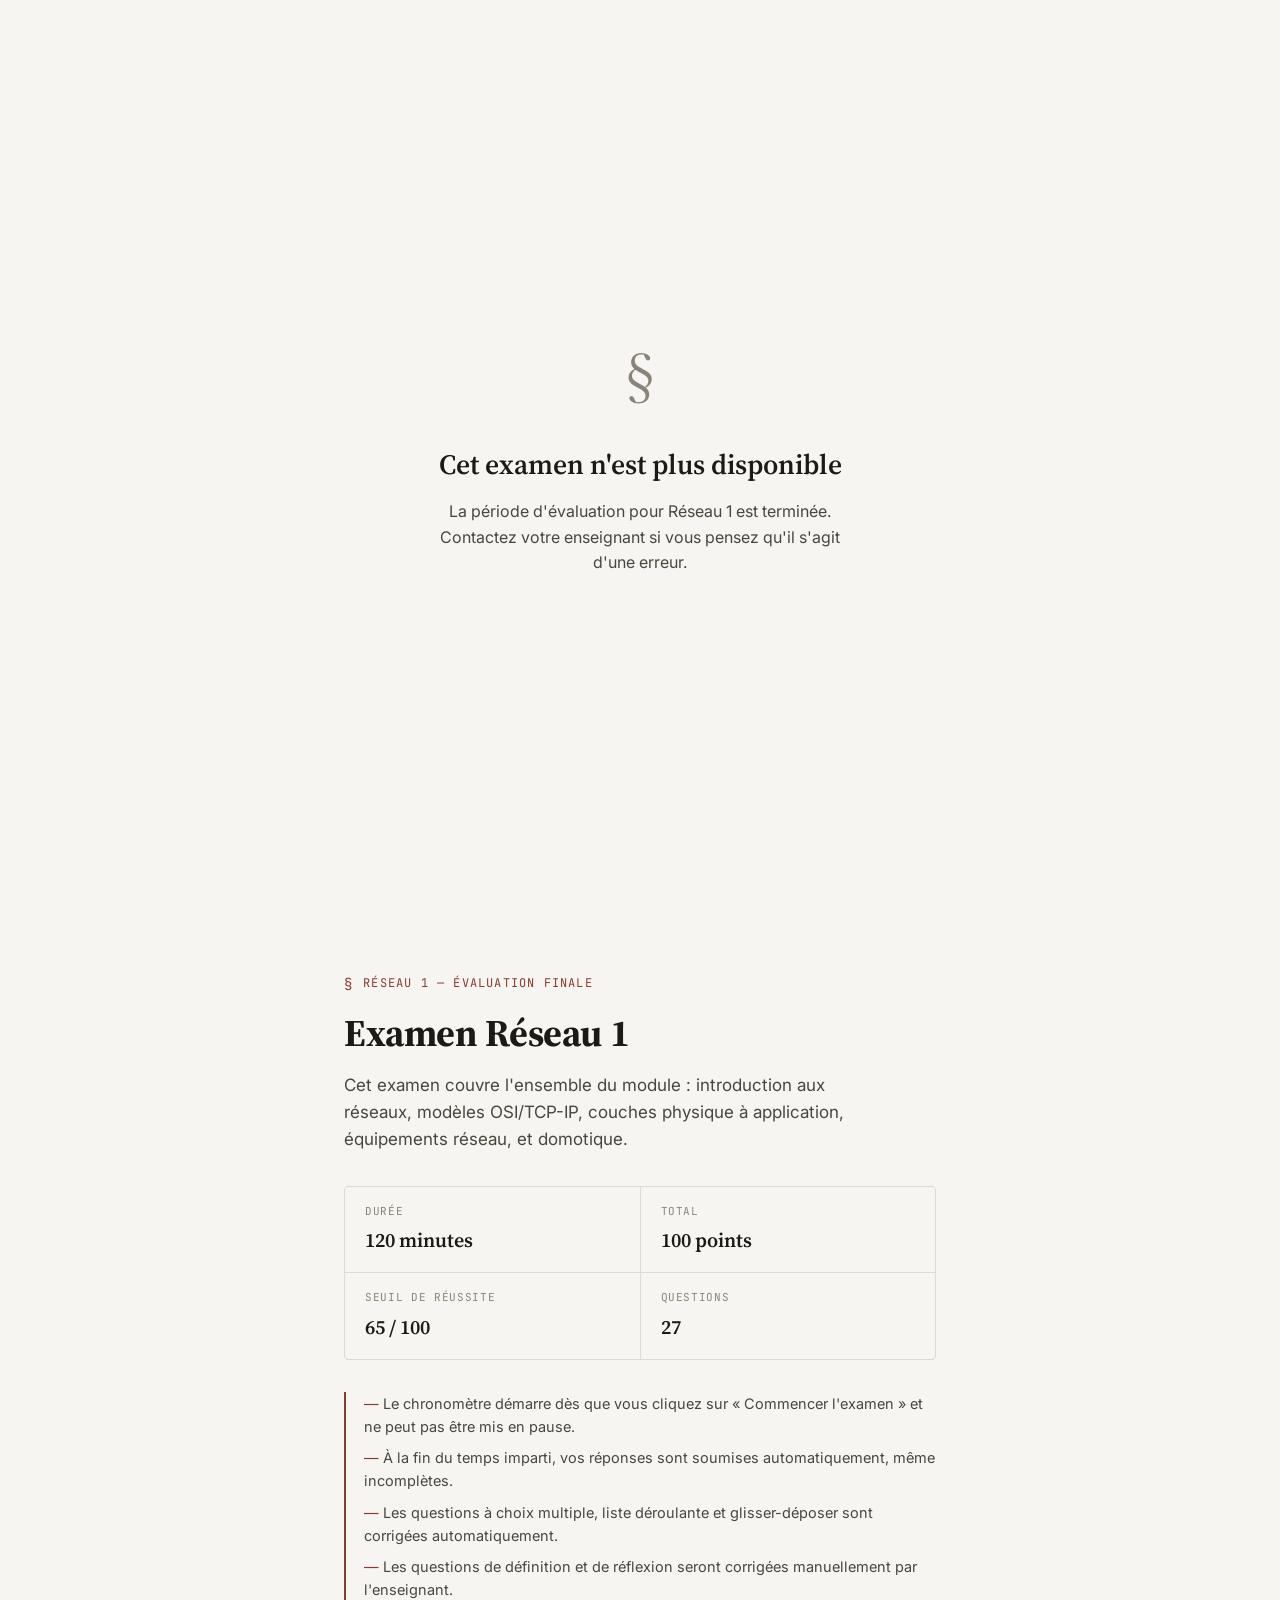
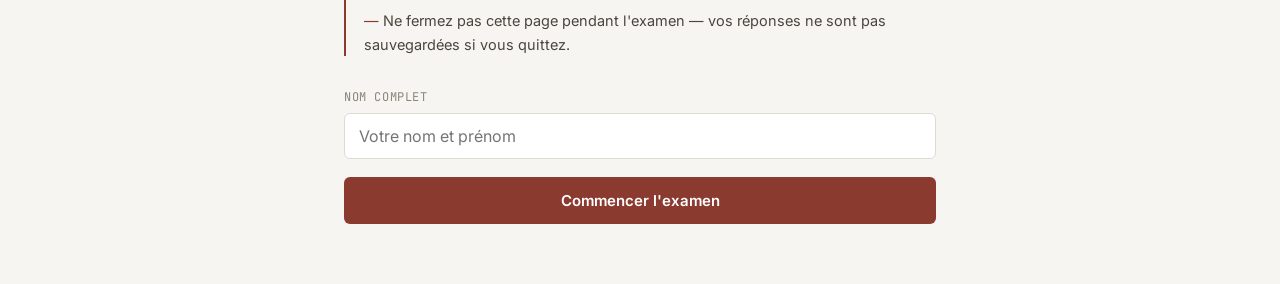
<file: examen_reseau1.html>
<!DOCTYPE html>
<html lang="fr">
<head>
<meta charset="UTF-8">
<meta name="viewport" content="width=device-width, initial-scale=1.0">
<title>Examen — Réseau 1</title>
<style>
  @import url('https://fonts.googleapis.com/css2?family=JetBrains+Mono:wght@400;500;600;700&family=Source+Serif+4:opsz,wght@8..60,400;8..60,600;8..60,700&family=Inter:wght@400;500;600;700&display=swap');

  :root {
    --paper: #F7F5F1;
    --paper-line: #DEDAD1;
    --ink: #1C1A17;
    --ink-soft: #4A463E;
    --ink-faint: #8A8478;
    --accent: #8B3A2F;
    --accent-soft: rgba(139, 58, 47, 0.08);
    --ok: #3C6B47;
    --ok-bg: rgba(60, 107, 71, 0.08);
    --warn: #B5772E;
    --warn-bg: rgba(181, 119, 46, 0.1);
    --serif: 'Source Serif 4', serif;
    --sans: 'Inter', sans-serif;
    --mono: 'JetBrains Mono', monospace;
  }

  * { box-sizing: border-box; margin: 0; padding: 0; }

  html { scroll-behavior: smooth; }

  body {
    background: var(--paper);
    color: var(--ink);
    font-family: var(--sans);
    line-height: 1.6;
    min-height: 100vh;
  }

  /* ===== ÉCRAN : EXPIRÉ ===== */
  #screen-expired {
    display: none;
    min-height: 100vh;
    align-items: center;
    justify-content: center;
    flex-direction: column;
    text-align: center;
    padding: 24px;
  }
  #screen-expired.show { display: flex; }
  #screen-expired .glyph { font-family: var(--serif); font-size: 64px; color: var(--ink-faint); margin-bottom: 16px; }
  #screen-expired h1 { font-family: var(--serif); font-size: 28px; font-weight: 600; margin-bottom: 12px; }
  #screen-expired p { color: var(--ink-soft); max-width: 420px; }

  /* ===== ÉCRAN : INTRO ===== */
  #screen-intro {
    max-width: 640px; margin: 0 auto; padding: 72px 24px 60px;
  }
  .eyebrow {
    font-family: var(--mono); font-size: 12px; letter-spacing: 0.1em; text-transform: uppercase;
    color: var(--accent); margin-bottom: 18px; display: flex; align-items: center; gap: 10px;
  }
  .eyebrow::before { content: '§'; font-size: 14px; }

  #screen-intro h1 {
    font-family: var(--serif); font-size: 38px; font-weight: 700; line-height: 1.15;
    margin-bottom: 16px; letter-spacing: -0.01em;
  }
  #screen-intro .lede { font-size: 17px; color: var(--ink-soft); margin-bottom: 32px; max-width: 520px; }

  .meta-grid {
    display: grid; grid-template-columns: 1fr 1fr; gap: 1px;
    background: var(--paper-line); border: 1px solid var(--paper-line); border-radius: 4px;
    margin-bottom: 32px; overflow: hidden;
  }
  .meta-cell { background: var(--paper); padding: 16px 20px; }
  .meta-cell .label { font-family: var(--mono); font-size: 11px; color: var(--ink-faint); text-transform: uppercase; letter-spacing: 0.06em; margin-bottom: 4px; }
  .meta-cell .value { font-family: var(--serif); font-size: 20px; font-weight: 600; }

  .rules { border-left: 2px solid var(--accent); padding-left: 18px; margin-bottom: 32px; }
  .rules li { color: var(--ink-soft); font-size: 14.5px; margin-bottom: 8px; list-style: none; }
  .rules li::before { content: '— '; color: var(--accent); }

  .field-group { margin-bottom: 18px; }
  .field-group label { display: block; font-family: var(--mono); font-size: 12px; color: var(--ink-faint); text-transform: uppercase; letter-spacing: 0.05em; margin-bottom: 6px; }
  .field-group input {
    width: 100%; font-family: var(--sans); font-size: 16px; padding: 12px 14px;
    border: 1px solid var(--paper-line); border-radius: 6px; background: white; color: var(--ink);
  }
  .field-group input:focus { outline: none; border-color: var(--accent); }

  .start-btn {
    font-family: var(--sans); font-weight: 600; font-size: 15px;
    background: var(--accent); color: white; border: none;
    padding: 14px 32px; border-radius: 6px; cursor: pointer; width: 100%;
    transition: opacity 0.15s;
  }
  .start-btn:hover { opacity: 0.92; }
  .start-btn:disabled { opacity: 0.4; cursor: not-allowed; }

  /* ===== ÉCRAN : EXAMEN ===== */
  #screen-exam { display: none; }
  #screen-exam.show { display: block; }

  #exam-header {
    position: sticky; top: 0; z-index: 50;
    background: var(--paper);
    border-bottom: 1px solid var(--paper-line);
    padding: 14px 24px;
    display: flex; align-items: center; justify-content: space-between;
  }
  #exam-header .title { font-family: var(--serif); font-weight: 600; font-size: 16px; }
  #timer {
    font-family: var(--mono); font-size: 18px; font-weight: 600;
    padding: 6px 16px; border-radius: 20px; background: var(--ok-bg); color: var(--ok);
    transition: background 0.3s, color 0.3s;
  }
  #timer.warn { background: var(--warn-bg); color: var(--warn); }
  #timer.danger { background: rgba(139,58,47,0.12); color: var(--accent); animation: pulse 1s infinite; }
  @keyframes pulse { 0%, 100% { opacity: 1; } 50% { opacity: 0.6; } }

  #exam-body { max-width: 720px; margin: 0 auto; padding: 32px 24px 100px; }

  .section-divider {
    font-family: var(--mono); font-size: 12px; letter-spacing: 0.08em; text-transform: uppercase;
    color: var(--accent); margin: 40px 0 8px; padding-bottom: 8px; border-bottom: 1px solid var(--paper-line);
  }
  .section-divider:first-child { margin-top: 0; }
  .section-sub { color: var(--ink-faint); font-size: 13px; margin-bottom: 20px; }

  .q-card {
    background: white; border: 1px solid var(--paper-line); border-radius: 8px;
    padding: 22px 24px; margin-bottom: 14px;
  }
  .q-num { font-family: var(--mono); font-size: 12px; color: var(--ink-faint); margin-bottom: 6px; }
  .q-text { font-size: 15.5px; font-weight: 500; margin-bottom: 16px; line-height: 1.5; }
  .q-points { font-family: var(--mono); font-size: 11px; color: var(--accent); background: var(--accent-soft); padding: 2px 8px; border-radius: 10px; margin-left: 8px; }

  .opt-list { display: flex; flex-direction: column; gap: 8px; }
  .opt-item {
    display: flex; align-items: center; gap: 10px;
    border: 1px solid var(--paper-line); border-radius: 6px; padding: 10px 14px;
    cursor: pointer; transition: border-color 0.15s, background 0.15s;
  }
  .opt-item:hover { border-color: var(--ink-faint); }
  .opt-item input { accent-color: var(--accent); width: 16px; height: 16px; }
  .opt-item.checked { border-color: var(--accent); background: var(--accent-soft); }
  .opt-item label { font-size: 14.5px; cursor: pointer; flex: 1; }

  select.dd {
    width: 100%; font-family: var(--sans); font-size: 14.5px; padding: 10px 12px;
    border: 1px solid var(--paper-line); border-radius: 6px; background: white; color: var(--ink);
  }

  textarea.subj {
    width: 100%; font-family: var(--sans); font-size: 14.5px; padding: 12px 14px;
    border: 1px solid var(--paper-line); border-radius: 6px; background: white; color: var(--ink);
    min-height: 110px; resize: vertical; line-height: 1.5;
  }
  textarea.subj:focus, select.dd:focus { outline: none; border-color: var(--accent); }

  .dnd-row { display: flex; align-items: center; gap: 14px; padding: 10px 0; flex-wrap: wrap; }
  .dnd-target {
    font-family: var(--mono); font-size: 13.5px; font-weight: 600; min-width: 130px;
    color: var(--ink);
  }
  .dnd-arrow { color: var(--ink-faint); }
  .dnd-pool {
    display: flex; gap: 8px; flex-wrap: wrap; margin: 14px 0 22px;
    padding: 14px; background: var(--accent-soft); border-radius: 8px; border: 1px dashed var(--accent);
  }
  .dnd-chip {
    font-family: var(--mono); font-size: 13px; background: white; border: 1px solid var(--paper-line);
    padding: 7px 14px; border-radius: 16px; cursor: grab; user-select: none;
  }
  .dnd-chip.placed { opacity: 0.3; cursor: default; }
  .dnd-slot {
    min-width: 220px; min-height: 38px; border: 1.5px dashed var(--paper-line); border-radius: 6px;
    padding: 6px 12px; display: flex; align-items: center; font-family: var(--mono); font-size: 13px;
    color: var(--ink-faint); transition: border-color 0.15s, background 0.15s;
  }
  .dnd-slot.over { border-color: var(--accent); background: var(--accent-soft); }
  .dnd-slot.filled { border-style: solid; border-color: var(--ok); color: var(--ink); background: var(--ok-bg); }

  #submit-zone { text-align: center; margin-top: 40px; }
  #submit-btn {
    font-family: var(--sans); font-weight: 600; font-size: 15px;
    background: var(--accent); color: white; border: none;
    padding: 16px 40px; border-radius: 6px; cursor: pointer;
  }
  #submit-btn:hover { opacity: 0.92; }
  #submit-note { font-size: 13px; color: var(--ink-faint); margin-top: 10px; }

  /* ===== ÉCRAN : FIN ===== */
  #screen-done {
    display: none; max-width: 540px; margin: 0 auto; padding: 100px 24px; text-align: center;
  }
  #screen-done.show { display: block; }
  #screen-done .glyph { font-family: var(--serif); font-size: 48px; color: var(--ok); margin-bottom: 16px; }
  #screen-done h1 { font-family: var(--serif); font-size: 26px; font-weight: 600; margin-bottom: 12px; }
  #screen-done p { color: var(--ink-soft); margin-bottom: 28px; }
  #screen-done .resend-btn {
    font-family: var(--sans); font-weight: 600; font-size: 14px;
    background: transparent; border: 1px solid var(--paper-line); color: var(--ink);
    padding: 10px 22px; border-radius: 6px; cursor: pointer;
  }

  @media (max-width: 600px) {
    #screen-intro h1 { font-size: 28px; }
    .meta-grid { grid-template-columns: 1fr; }
    .dnd-row { flex-direction: column; align-items: flex-start; }
  }
</style>
</head>
<body>

<!-- ===================== ÉCRAN EXPIRÉ ===================== -->
<div id="screen-expired">
  <div class="glyph">§</div>
  <h1>Cet examen n'est plus disponible</h1>
  <p>La période d'évaluation pour Réseau 1 est terminée. Contactez votre enseignant si vous pensez qu'il s'agit d'une erreur.</p>
</div>

<!-- ===================== ÉCRAN INTRO ===================== -->
<div id="screen-intro">
  <div class="eyebrow">Réseau 1 — évaluation finale</div>
  <h1>Examen Réseau 1</h1>
  <p class="lede">Cet examen couvre l'ensemble du module : introduction aux réseaux, modèles OSI/TCP-IP, couches physique à application, équipements réseau, et domotique.</p>

  <div class="meta-grid">
    <div class="meta-cell"><div class="label">Durée</div><div class="value">120 minutes</div></div>
    <div class="meta-cell"><div class="label">Total</div><div class="value">100 points</div></div>
    <div class="meta-cell"><div class="label">Seuil de réussite</div><div class="value">65 / 100</div></div>
    <div class="meta-cell"><div class="label">Questions</div><div class="value">27</div></div>
  </div>

  <ul class="rules">
    <li>Le chronomètre démarre dès que vous cliquez sur « Commencer l'examen » et ne peut pas être mis en pause.</li>
    <li>À la fin du temps imparti, vos réponses sont soumises automatiquement, même incomplètes.</li>
    <li>Les questions à choix multiple, liste déroulante et glisser-déposer sont corrigées automatiquement.</li>
    <li>Les questions de définition et de réflexion seront corrigées manuellement par l'enseignant.</li>
    <li>Ne fermez pas cette page pendant l'examen — vos réponses ne sont pas sauvegardées si vous quittez.</li>
  </ul>

  <div class="field-group">
    <label for="student-name">Nom complet</label>
    <input type="text" id="student-name" placeholder="Votre nom et prénom">
  </div>

  <button class="start-btn" id="start-btn" onclick="startExam()">Commencer l'examen</button>
</div>

<!-- ===================== ÉCRAN EXAMEN ===================== -->
<div id="screen-exam">
  <div id="exam-header">
    <div class="title">Examen Réseau 1</div>
    <div id="timer">02:00:00</div>
  </div>

  <div id="exam-body">

    <div class="section-divider">Section A — Questions à choix multiple</div>
    <div class="section-sub">3 points chacune — 10 questions — corrigées automatiquement</div>
    <div id="qcm-container"></div>

    <div class="section-divider">Section B — Vrai ou Faux</div>
    <div class="section-sub">2 points chacune — 10 questions — corrigées automatiquement</div>
    <div id="vf-container"></div>

    <div class="section-divider">Section C — Associer protocole et couche OSI</div>
    <div class="section-sub">1 point chacune — 6 questions — liste déroulante, corrigées automatiquement</div>
    <div id="dd-container"></div>

    <div class="section-divider">Section D — Glisser-déposer : équipement et fonction</div>
    <div class="section-sub">1 point chacune — 4 associations — corrigées automatiquement</div>
    <div id="dnd-container"></div>

    <div class="section-divider">Section E — Questions de définition et de réflexion</div>
    <div class="section-sub">40 points — corrigées manuellement par l'enseignant</div>
    <div id="subj-container"></div>

    <div id="submit-zone">
      <button id="submit-btn" onclick="submitExam(false)">Soumettre l'examen</button>
      <div id="submit-note">Vérifiez vos réponses avant de soumettre — cette action est définitive.</div>
    </div>

  </div>
</div>

<!-- ===================== ÉCRAN FIN ===================== -->
<div id="screen-done">
  <div class="glyph">✓</div>
  <h1>Examen soumis</h1>
  <p id="done-msg">Vos réponses ont été enregistrées. Une fenêtre d'envoi par e-mail s'est ouverte — si elle ne s'est pas ouverte automatiquement, cliquez ci-dessous.</p>
  <button class="resend-btn" id="resend-btn">Ouvrir l'e-mail de résultats</button>
</div>

<script>
/* ============================================================
   CONFIGURATION
   ============================================================ */
const TEACHER_EMAIL = "stevengauchier@gmail.com";
const EXAM_DURATION_SECONDS = 120 * 60; // 120 minutes
const DEADLINE = new Date("2026-06-29T23:59:59"); // 1 jour après l'examen du 27/28 juin — à ajuster si besoin

/* ============================================================
   UTILITAIRE DE HACHAGE (SHA-256 via Web Crypto API)
   Les bonnes réponses ne sont jamais stockées en clair dans le
   code source — uniquement leur empreinte hashée.
   ============================================================ */
async function sha256(text) {
  const normalized = text.trim().toLowerCase();
  const enc = new TextEncoder().encode(normalized);
  const buf = await crypto.subtle.digest('SHA-256', enc);
  return Array.from(new Uint8Array(buf)).map(b => b.toString(16).padStart(2, '0')).join('');
}

/* ============================================================
   DONNÉES DE L'EXAMEN
   ============================================================ */
const QCM = [
  { q: "Que signifie LAN ?", opts: ["Large Area Network", "Local Area Network", "Long Access Network", "Linked Area Node"], hash: "" },
  { q: "Combien de bits y a-t-il dans un octet ?", opts: ["4", "8", "16", "32"], hash: "" },
  { q: "Dans un réseau poste à poste (peer-to-peer), comment les ressources sont-elles partagées ?", opts: ["Par un serveur central uniquement", "Directement entre les machines, sans serveur dédié", "Via le cloud uniquement", "Par un routeur central"], hash: "" },
  { q: "Quelle couche du modèle OSI gère l'adressage MAC ?", opts: ["Couche 1 — Physique", "Couche 2 — Liaison de données", "Couche 3 — Réseau", "Couche 4 — Transport"], hash: "" },
  { q: "Quel protocole de la couche Transport garantit la livraison fiable des données ?", opts: ["UDP", "IP", "TCP", "ICMP"], hash: "" },
  { q: "Quel câble réseau utilise des fils de cuivre torsadés par paires ?", opts: ["Câble coaxial", "Câble à paires torsadées (RJ-45)", "Fibre optique", "Câble HDMI"], hash: "" },
  { q: "Quel port standard utilise le protocole HTTP ?", opts: ["21", "25", "80", "443"], hash: "" },
  { q: "Quelle topologie réseau relie tous les postes à un point central unique ?", opts: ["Bus", "Étoile", "Anneau", "Maillée"], hash: "" },
  { q: "Quelle technologie est utilisée pour l'identification sans contact par radiofréquence, courante en domotique ?", opts: ["Bluetooth", "RFID", "NFC", "Zigbee"], hash: "" },
  { q: "Dans le modèle TCP/IP (4 couches), quelle couche correspond aux couches 5, 6 et 7 du modèle OSI combinées ?", opts: ["Couche Accès réseau", "Couche Internet", "Couche Transport", "Couche Application"], hash: "" },
];
const QCM_ANSWERS = ["Local Area Network", "8", "Directement entre les machines, sans serveur dédié", "Couche 2 — Liaison de données", "TCP", "Câble à paires torsadées (RJ-45)", "80", "Étoile", "RFID", "Couche Application"];

const VF = [
  { q: "Le modèle OSI comporte 7 couches.", ans: "Vrai" },
  { q: "UDP garantit la livraison des données dans l'ordre.", ans: "Faux" },
  { q: "Un switch fonctionne à la couche 2 du modèle OSI.", ans: "Vrai" },
  { q: "La fibre optique transmet les données sous forme d'impulsions électriques.", ans: "Faux" },
  { q: "Une adresse MAC est attribuée par le fabricant de la carte réseau.", ans: "Vrai" },
  { q: "DHCP attribue automatiquement une adresse IP à un appareil.", ans: "Vrai" },
  { q: "Le réseau MAN couvre une zone plus petite qu'un LAN.", ans: "Faux" },
  { q: "Dans une architecture client/serveur, toutes les machines ont le même rôle.", ans: "Faux" },
  { q: "Un capteur (sensor) en domotique collecte des données de l'environnement.", ans: "Vrai" },
  { q: "DNS traduit un nom de domaine en adresse IP.", ans: "Vrai" },
];

const DD = [
  { q: "HTTP", ans: "Application" },
  { q: "TCP", ans: "Transport" },
  { q: "IP", ans: "Réseau" },
  { q: "Ethernet", ans: "Liaison de données" },
  { q: "DHCP", ans: "Application" },
  { q: "DNS", ans: "Application" },
];
const DD_OPTIONS = ["Physique", "Liaison de données", "Réseau", "Transport", "Application"];

const DND = [
  { target: "Hub", ans: "Diffuse les données à tous les ports sans distinction" },
  { target: "Switch", ans: "Dirige les données uniquement vers le port de destination via l'adresse MAC" },
  { target: "Routeur", ans: "Relie des réseaux différents et achemine les paquets selon l'adresse IP" },
  { target: "Modem", ans: "Convertit le signal numérique en signal analogique et vice versa" },
];

const SUBJ = [
  { q: "Définissez ce qu'est un réseau informatique et expliquez la différence entre un réseau LAN et un réseau WAN.", pts: 5 },
  { q: "Expliquez le rôle du modèle OSI. Pourquoi un modèle en couches est-il utile pour comprendre les réseaux ?", pts: 5 },
  { q: "Décrivez les trois principaux modes de transmission de données (simplex, half-duplex, full-duplex) en donnant un exemple concret pour chacun.", pts: 6 },
  { q: "Expliquez la différence entre TCP et UDP. Dans quel cas utiliserait-on plutôt UDP malgré son manque de fiabilité ?", pts: 6 },
  { q: "Qu'est-ce qu'une adresse MAC, et en quoi diffère-t-elle fondamentalement d'une adresse IP en termes de portée (locale vs routable) ?", pts: 6 },
  { q: "Expliquez ce qu'est la domotique, et donnez deux exemples d'objets connectés avec leur utilité pratique dans une maison intelligente.", pts: 6 },
  { q: "Un poste à poste classique (P2P) montre une limite par rapport à une architecture client/serveur lorsqu'un réseau grandit en nombre de machines. Expliquez pourquoi, avec un exemple concret.", pts: 6 },
];

let timerInterval = null;
let examSubmitted = false;
let studentName = "";

/* ============================================================
   VÉRIFICATION DE LA DATE LIMITE AU CHARGEMENT
   ============================================================ */
function checkDeadline() {
  if (new Date() > DEADLINE) {
    document.getElementById('screen-expired').classList.add('show');
    return true;
  }
  return false;
}

/* ============================================================
   INITIALISATION DES HASHES (au chargement, une seule fois)
   ============================================================ */
async function initHashes() {
  for (let i = 0; i < QCM.length; i++) {
    QCM[i].hash = await sha256(QCM_ANSWERS[i]);
  }
  for (let i = 0; i < VF.length; i++) {
    VF[i].hash = await sha256(VF[i].ans);
  }
  for (let i = 0; i < DD.length; i++) {
    DD[i].hash = await sha256(DD[i].ans);
  }
  for (let i = 0; i < DND.length; i++) {
    DND[i].hash = await sha256(DND[i].ans);
  }
}

/* ============================================================
   RENDU DES QUESTIONS
   ============================================================ */
function renderQCM() {
  const c = document.getElementById('qcm-container');
  let html = '';
  QCM.forEach((item, i) => {
    html += `<div class="q-card">`;
    html += `<div class="q-num">Question A.${i+1}<span class="q-points">3 pts</span></div>`;
    html += `<div class="q-text">${item.q}</div>`;
    html += `<div class="opt-list">`;
    item.opts.forEach((opt, j) => {
      html += `<div class="opt-item" id="qcm-${i}-${j}" onclick="selectRadio('qcm',${i},${j})">`;
      html += `<input type="radio" name="qcm-${i}" value="${j}">`;
      html += `<label>${opt}</label></div>`;
    });
    html += `</div></div>`;
  });
  c.innerHTML = html;
}

function renderVF() {
  const c = document.getElementById('vf-container');
  let html = '';
  VF.forEach((item, i) => {
    html += `<div class="q-card">`;
    html += `<div class="q-num">Question B.${i+1}<span class="q-points">2 pts</span></div>`;
    html += `<div class="q-text">${item.q}</div>`;
    html += `<div class="opt-list">`;
    ["Vrai", "Faux"].forEach((opt, j) => {
      html += `<div class="opt-item" id="vf-${i}-${j}" onclick="selectRadio('vf',${i},${j})">`;
      html += `<input type="radio" name="vf-${i}" value="${opt}">`;
      html += `<label>${opt}</label></div>`;
    });
    html += `</div></div>`;
  });
  c.innerHTML = html;
}

function renderDD() {
  const c = document.getElementById('dd-container');
  let html = '';
  DD.forEach((item, i) => {
    html += `<div class="q-card">`;
    html += `<div class="q-num">Question C.${i+1}<span class="q-points">1 pt</span></div>`;
    html += `<div class="q-text">Protocole : <strong>${item.q}</strong> — quelle couche OSI ?</div>`;
    html += `<select class="dd" id="dd-${i}" onchange="">`;
    html += `<option value="">— Choisir une couche —</option>`;
    DD_OPTIONS.forEach(o => { html += `<option value="${o}">${o}</option>`; });
    html += `</select></div>`;
  });
  c.innerHTML = html;
}

let dndPlaced = {}; // target -> chip text placed

function renderDND() {
  const c = document.getElementById('dnd-container');
  const shuffledChips = [...DND].map(d => d.ans).sort(() => Math.random() - 0.5);

  let html = `<div class="q-card">`;
  html += `<div class="q-text">Glissez chaque description dans la case correspondant au bon équipement.</div>`;
  html += `<div class="dnd-pool" id="dnd-pool">`;
  shuffledChips.forEach((chip, i) => {
    html += `<div class="dnd-chip" id="chip-${i}" draggable="true" data-text="${chip.replace(/"/g, '&quot;')}" ondragstart="dragStart(event,${i})">${chip}</div>`;
  });
  html += `</div>`;

  DND.forEach((item, i) => {
    html += `<div class="dnd-row">`;
    html += `<div class="dnd-target">${item.target}</div>`;
    html += `<div class="dnd-arrow">→</div>`;
    html += `<div class="dnd-slot" id="slot-${i}" ondragover="dragOver(event)" ondrop="dropChip(event,${i})" data-target="${item.target}">Déposez ici</div>`;
    html += `</div>`;
  });
  html += `</div>`;
  c.innerHTML = html;
}

let draggedChipIndex = null;
let chipTexts = {};

function dragStart(ev, idx) {
  draggedChipIndex = idx;
  chipTexts[idx] = ev.target.getAttribute('data-text');
}
function dragOver(ev) {
  ev.preventDefault();
  ev.currentTarget.classList.add('over');
}
function dropChip(ev, slotIdx) {
  ev.preventDefault();
  const slot = document.getElementById('slot-' + slotIdx);
  slot.classList.remove('over');
  if (draggedChipIndex === null) return;
  const text = chipTexts[draggedChipIndex];
  slot.textContent = text;
  slot.classList.add('filled');
  slot.setAttribute('data-answer', text);
  const chipEl = document.getElementById('chip-' + draggedChipIndex);
  if (chipEl) chipEl.classList.add('placed');
  draggedChipIndex = null;
}

function renderSubj() {
  const c = document.getElementById('subj-container');
  let html = '';
  SUBJ.forEach((item, i) => {
    html += `<div class="q-card">`;
    html += `<div class="q-num">Question E.${i+1}<span class="q-points">${item.pts} pts</span></div>`;
    html += `<div class="q-text">${item.q}</div>`;
    html += `<textarea class="subj" id="subj-${i}" placeholder="Votre réponse..."></textarea>`;
    html += `</div>`;
  });
  c.innerHTML = html;
}

function selectRadio(group, qIdx, optIdx) {
  document.querySelectorAll(`[id^="${group}-${qIdx}-"]`).forEach(el => el.classList.remove('checked'));
  const el = document.getElementById(`${group}-${qIdx}-${optIdx}`);
  el.classList.add('checked');
  el.querySelector('input').checked = true;
}

/* ============================================================
   DÉMARRAGE DE L'EXAMEN
   ============================================================ */
function startExam() {
  const nameInput = document.getElementById('student-name');
  studentName = nameInput.value.trim();
  if (!studentName) {
    nameInput.style.borderColor = '#8B3A2F';
    nameInput.focus();
    return;
  }

  document.getElementById('screen-intro').style.display = 'none';
  document.getElementById('screen-exam').classList.add('show');

  renderQCM();
  renderVF();
  renderDD();
  renderDND();
  renderSubj();

  startTimer();
}

/* ============================================================
   CHRONOMÈTRE
   ============================================================ */
let remainingSeconds = EXAM_DURATION_SECONDS;

function startTimer() {
  updateTimerDisplay();
  timerInterval = setInterval(() => {
    remainingSeconds--;
    updateTimerDisplay();
    if (remainingSeconds <= 0) {
      clearInterval(timerInterval);
      submitExam(true);
    }
  }, 1000);
}

function updateTimerDisplay() {
  const h = Math.floor(remainingSeconds / 3600);
  const m = Math.floor((remainingSeconds % 3600) / 60);
  const s = remainingSeconds % 60;
  const display = `${h.toString().padStart(2,'0')}:${m.toString().padStart(2,'0')}:${s.toString().padStart(2,'0')}`;
  const timerEl = document.getElementById('timer');
  timerEl.textContent = display;

  if (remainingSeconds <= 300) timerEl.className = 'danger';
  else if (remainingSeconds <= 900) timerEl.className = 'warn';
}

/* ============================================================
   CORRECTION AUTOMATIQUE (Sections A, B, C, D)
   ============================================================ */
async function gradeObjective() {
  let score = 0;
  let detail = [];

  // QCM
  for (let i = 0; i < QCM.length; i++) {
    const checked = document.querySelector(`input[name="qcm-${i}"]:checked`);
    const userAns = checked ? QCM[i].opts[parseInt(checked.value)] : null;
    const userHash = userAns ? await sha256(userAns) : null;
    const correct = userHash === QCM[i].hash;
    if (correct) score += 3;
    detail.push(`A.${i+1}: ${userAns || '(sans réponse)'} ${correct ? '[correct]' : '[incorrect]'}`);
  }

  // Vrai/Faux
  for (let i = 0; i < VF.length; i++) {
    const checked = document.querySelector(`input[name="vf-${i}"]:checked`);
    const userAns = checked ? checked.value : null;
    const userHash = userAns ? await sha256(userAns) : null;
    const correct = userHash === VF[i].hash;
    if (correct) score += 2;
    detail.push(`B.${i+1}: ${userAns || '(sans réponse)'} ${correct ? '[correct]' : '[incorrect]'}`);
  }

  // Liste déroulante
  for (let i = 0; i < DD.length; i++) {
    const sel = document.getElementById(`dd-${i}`);
    const userAns = sel ? sel.value : null;
    const userHash = userAns ? await sha256(userAns) : null;
    const correct = userHash === DD[i].hash;
    if (correct) score += 1;
    detail.push(`C.${i+1}: ${userAns || '(sans réponse)'} ${correct ? '[correct]' : '[incorrect]'}`);
  }

  // Drag and drop
  for (let i = 0; i < DND.length; i++) {
    const slot = document.getElementById(`slot-${i}`);
    const userAns = slot ? slot.getAttribute('data-answer') : null;
    const userHash = userAns ? await sha256(userAns) : null;
    const correct = userHash === DND[i].hash;
    if (correct) score += 1;
    detail.push(`D (${DND[i].target}): ${userAns || '(sans réponse)'} ${correct ? '[correct]' : '[incorrect]'}`);
  }

  return { score, detail };
}

function collectSubjective() {
  let answers = [];
  SUBJ.forEach((item, i) => {
    const el = document.getElementById(`subj-${i}`);
    const val = el ? el.value.trim() : '';
    answers.push(`E.${i+1} (${item.pts} pts) — ${item.q}\n${val || '(sans réponse)'}`);
  });
  return answers;
}

/* ============================================================
   SOUMISSION DE L'EXAMEN
   ============================================================ */
async function submitExam(autoSubmit) {
  if (examSubmitted) return;
  examSubmitted = true;
  if (timerInterval) clearInterval(timerInterval);

  const { score: objectiveScore, detail } = await gradeObjective();
  const subjectiveAnswers = collectSubjective();

  document.getElementById('screen-exam').classList.remove('show');
  document.getElementById('screen-done').classList.add('show');

  if (autoSubmit) {
    document.getElementById('done-msg').textContent =
      "Le temps imparti est écoulé. Vos réponses ont été soumises automatiquement. Une fenêtre d'envoi par e-mail s'est ouverte — si elle ne s'est pas ouverte, cliquez ci-dessous.";
  }

  buildAndOpenEmail(objectiveScore, detail, subjectiveAnswers);
}

function buildAndOpenEmail(objectiveScore, detail, subjectiveAnswers) {
  const subject = `Résultats Réseau 1 — ${studentName}`;

  let body = `EXAMEN RÉSEAU 1 — RÉSULTATS\n`;
  body += `Étudiant : ${studentName}\n`;
  body += `============================================\n\n`;
  body += `NOTE AUTOMATIQUE (Sections A+B+C+D) : ${objectiveScore} / 60\n\n`;
  body += `--- Détail des réponses automatiques ---\n`;
  detail.forEach(line => { body += line + '\n'; });
  body += `\n============================================\n`;
  body += `SECTION E — RÉPONSES SUBJECTIVES (à corriger, 40 pts)\n`;
  body += `============================================\n\n`;
  subjectiveAnswers.forEach(ans => { body += ans + '\n\n---\n\n'; });
  body += `============================================\n`;
  body += `CALCUL FINAL À COMPLÉTER PAR L'ENSEIGNANT :\n`;
  body += `Note automatique : ${objectiveScore} / 60\n`;
  body += `Note manuelle (Section E) : ____ / 40\n`;
  body += `TOTAL : ____ / 100   (seuil de réussite : 65/100)\n`;

  const mailtoLink = `mailto:${TEACHER_EMAIL}?subject=${encodeURIComponent(subject)}&body=${encodeURIComponent(body)}`;
  window.__lastMailtoLink = mailtoLink; // exposé pour vérification/tests

  document.getElementById('resend-btn').onclick = () => { window.location.href = mailtoLink; };

  // Tentative d'ouverture automatique
  window.location.href = mailtoLink;
}

/* ============================================================
   INITIALISATION GÉNÉRALE
   ============================================================ */
(async function init() {
  if (checkDeadline()) return;
  await initHashes();
})();
</script>

</body>
</html>
</file>
